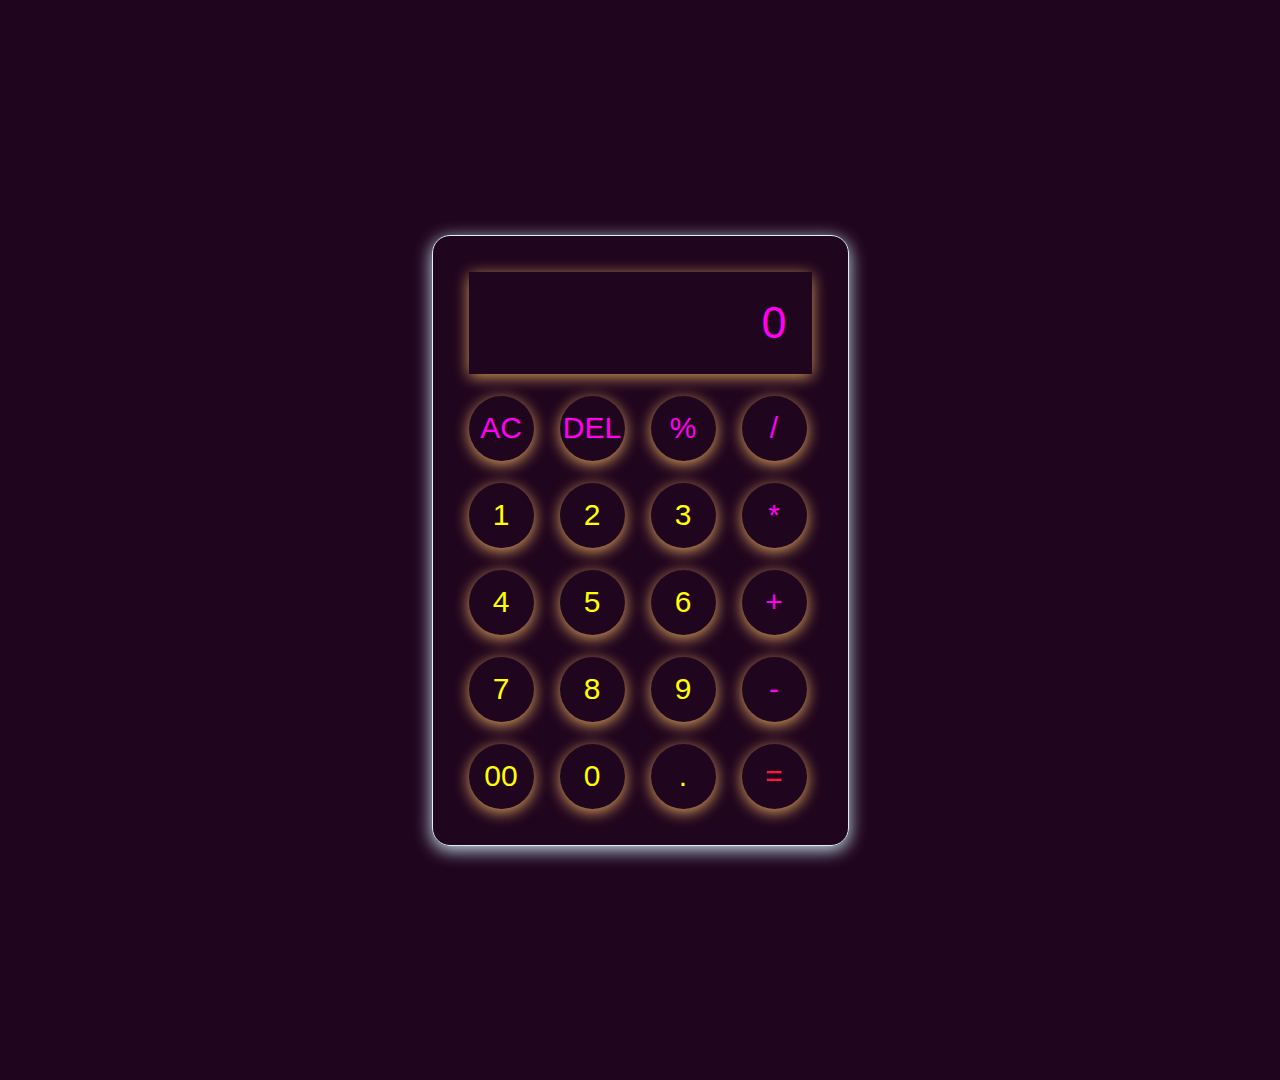
<file: index.html>
<!DOCTYPE html>
<html lang="en">
<head>
    <meta charset="UTF-8">
    <title>Calculator App</title>
    <link rel="stylesheet" href="style.css">
</head>
<body>
    <div class="calculator">
        <input type="text"placeholder="0" id="inputBox">
        <div>
            <button class="operator">AC</button>
            <button class="operator">DEL</button>
            <button class="operator">%</button>
            <button class="operator">/</button>
        </div>
          <div>
            <button>1</button>
            <button>2</button>
            <button>3</button>
            <button class="operator">*</button>
        </div>
          <div>
            <button>4</button>
            <button>5</button>
            <button>6</button>
            <button class="operator">+</button>
        </div>
          <div>
            <button>7</button>
            <button>8</button>
            <button>9</button>
            <button class="operator">-</button>
        </div>
        <div>
            <button>00</button>
            <button>0</button>
            <button>.</button>
            <button class="eql">=</button>
        </div>
        <script src="index.js"></script>
    </div>
</body>
</html>
</file>
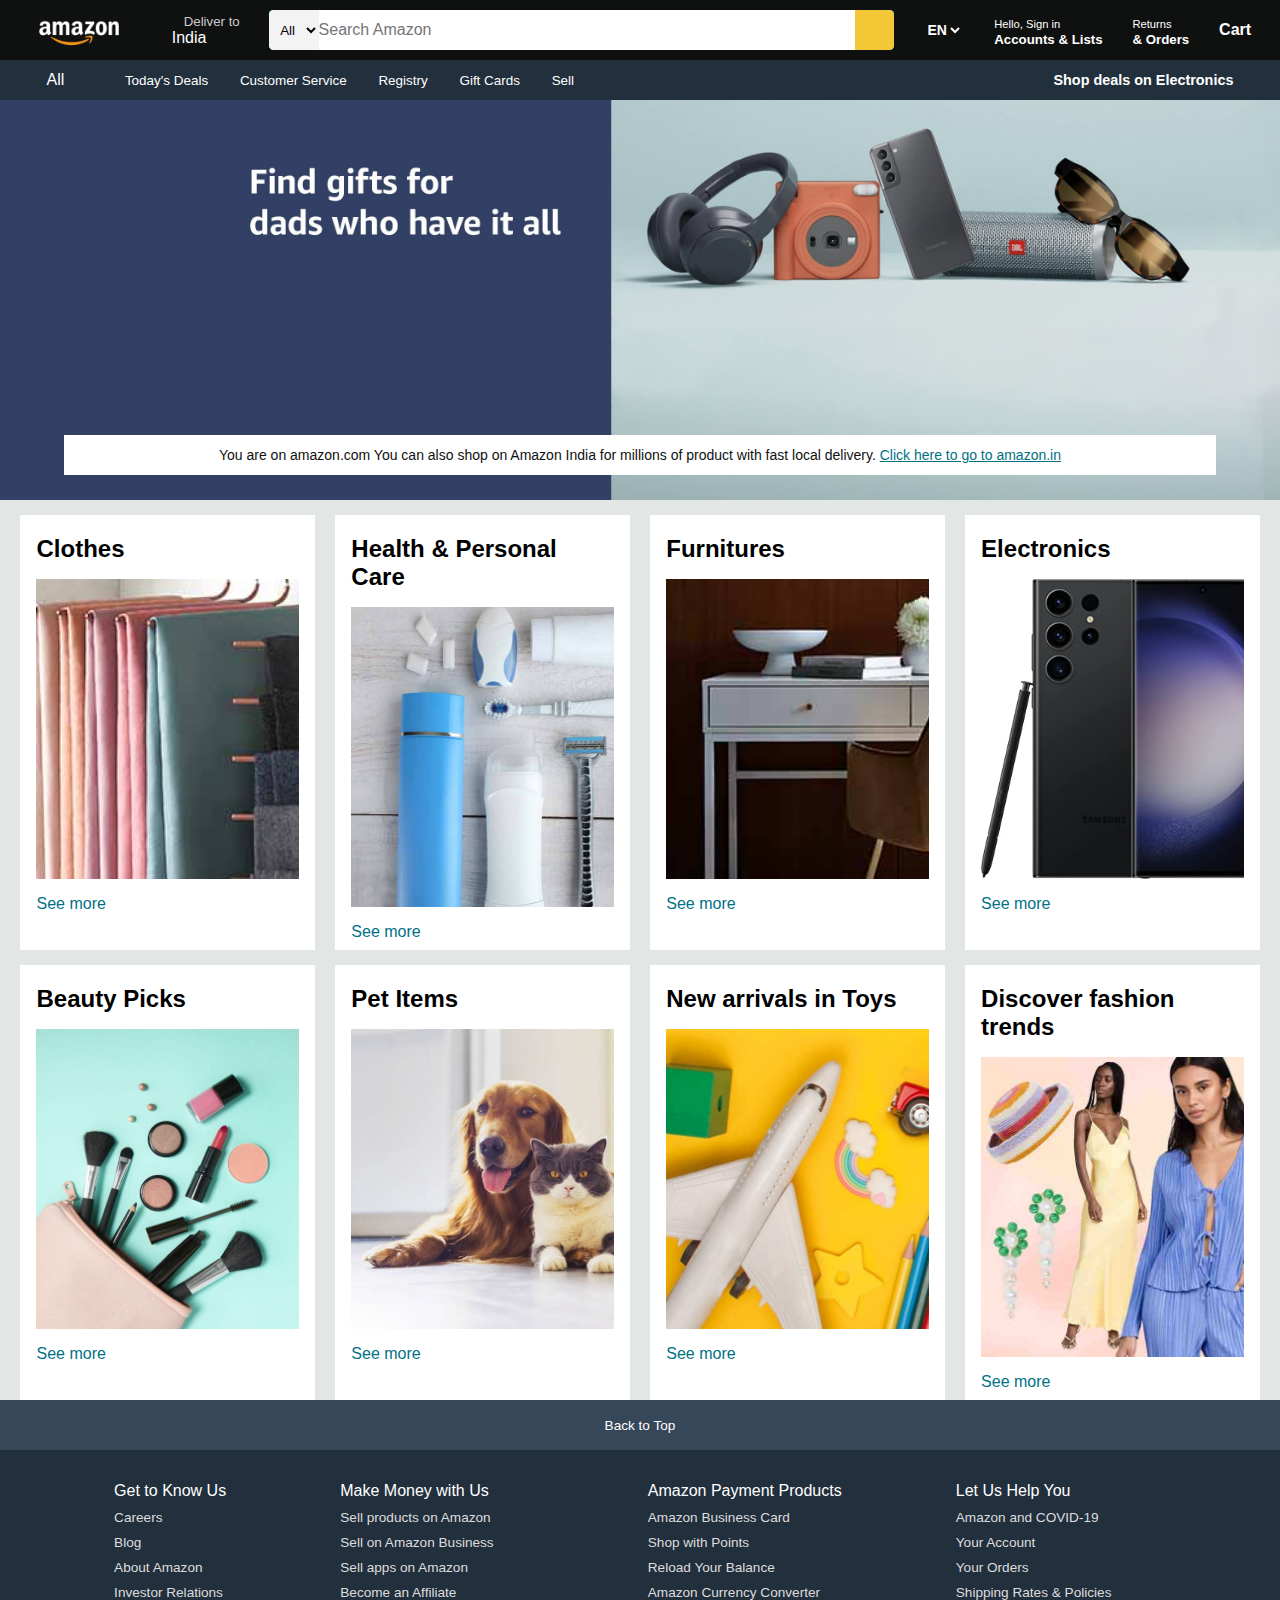
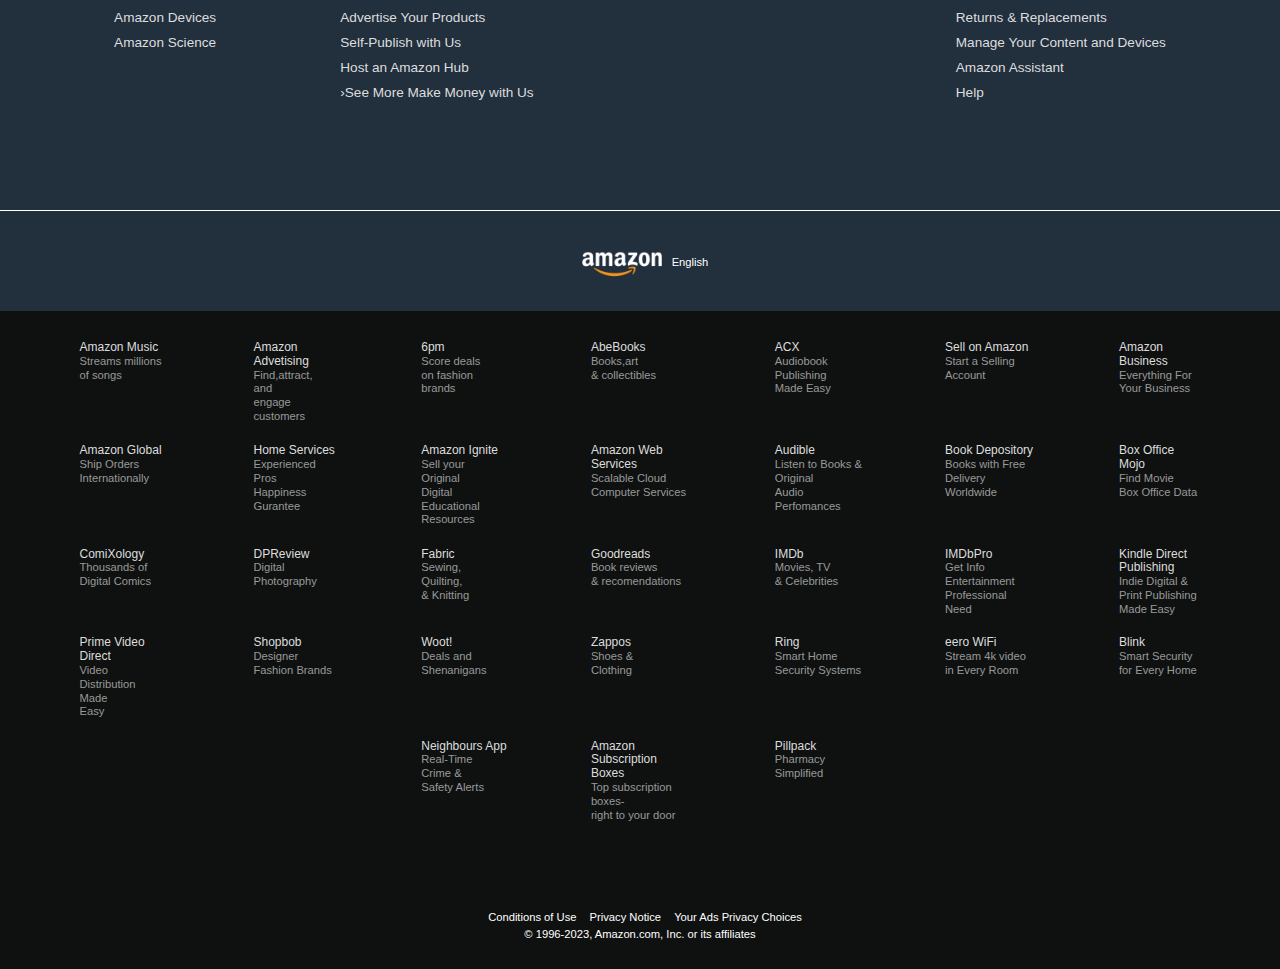
<file: Amazon clone/index.html>
<!DOCTYPE html>
<html lang="en">
  <head>
    <meta charset="UTF-8" />
    <meta name="viewport" content="width=device-width, initial-scale=1.0" />
    <title>Amazon</title>
    <!-- copy link of css from cdnjs to use font awesome -->
    <link
      rel="stylesheet"
      href="https://cdnjs.cloudflare.com/ajax/libs/font-awesome/6.4.0/css/all.min.css"
      integrity="sha512-iecdLmaskl7CVkqkXNQ/ZH/XLlvWZOJyj7Yy7tcenmpD1ypASozpmT/E0iPtmFIB46ZmdtAc9eNBvH0H/ZpiBw=="
      crossorigin="anonymous"
      referrerpolicy="no-referrer"
    />
    <!-- link style.css file -->
    <link rel="stylesheet" href="style.css" />
  </head>
  <body>
    <header>
      <!-- navbar -->
      <div class="navbar">
        <!-- nav-logo -->
        <div class="nav-logo border">
          <div class="logo"></div>
        </div>

        <!-- nav-address -->
        <div class="nav-address border">
          <p class="address-1">Deliver to</p>
          <div class="address-icon">
            <i class="fa-solid fa-location-dot" style="color: #ffffff"></i>
            <p class="address-2">India</p>
          </div>
        </div>

        <!-- nav-search -->
        <div class="nav-search">
          <select class="search-select">
            <option>All</option>
            <option value="">All Departments</option>
            <option value="">Arts & Crafts</option>
            <option value="">Automotive</option>
            <option value="">Baby</option>
            <option value="">Beauty & Personal Care</option>
            <option value="">Books</option>
            <option value="">Boy's Fashion</option>
            <option value="">Computers</option>
            <option value="">Deals</option>
            <option value="">Digital Music</option>
            <option value="">Electronics</option>
            <option value="">Girl's Fashion</option>
            <option value="">Health & Household</option>
            <option value="">Home & Kitchen</option>
            <option value="">Industrial & Scientific</option>
            <option value="">Kindle Store</option>
            <option value="">Luggage</option>
            <option value="">Men's Fashion</option>
            <option value="">Movies & TV</option>
            <option value="">Music, CD & Vinyl</option>
            <option value="">Pet Supplies</option>
            <option value="">Prime Video</option>
            <option value="">Software</option>
            <option value="">Sports & Outdoor</option>
            <option value="">Tools & Home Improvement</option>
            <option value="">Toys & Games</option>
            <option value="">Video Games</option>
            <option value="">Women's Fashion</option>
          </select>
          <input type="text" placeholder="Search Amazon" class="search-input" />
          <div class="search-icon">
            <!-- taking search icon from from font-awesome -->
            <i class="fa-solid fa-magnifying-glass"></i>
          </div>
        </div>
        <!-- nav-language -->
        <div class="nav-language border">
          <i class="fa-solid fa-globe"></i>
          <select class="language">
            <option>EN</option>
          </select>
        </div>
        <!-- nav-signin -->
        <div class="nav-signin border">
          <p><span>Hello, Sign in</span></p>
          <p class="nav-second">Accounts & Lists</p>
        </div>
        <!-- nav-return -->
        <div class="nav-return border">
          <p><span>Returns</span></p>
          <p class="nav-second">& Orders</p>
        </div>
        <!-- nav-cart -->
        <div class="nav-cart border">
          <i class="fa-solid fa-cart-shopping nav-button"></i>
          Cart
        </div>
      </div>
      <!-- ---------end of nav-bar div--------- -->
      <!-- panel -->

      <div class="panel">
        <div class="panel-all">
          <!-- menu icon -->
          <i class="fa-solid fa-bars"></i>
          All
        </div>
        <div class="panel-opt">
          <p >Today's Deals</p>
          <p>Customer Service</p>
          <p>Registry</p>
          <p>Gift Cards</p>
          <p>Sell</p>
        </div>
        <div class="panel-deals">Shop deals on Electronics</div>
      </div>
    </header>
    <!-- hero-section -->
    <div class="hero-section">
      <div class="hero-msg">
        <p>
          You are on amazon.com You can also shop on Amazon India for millions
          of product with fast local delivery.
          <a href="https://www.amazon.com/">Click here to go to amazon.in</a>
        </p>
      </div>
    </div>
    <!-- shop-section -->
    <div class="shop-section">
      <div class="box">
        <div class="box-content">
          <h2>Clothes</h2>
          <div
            class="box-img"
            style="background-image: url('box1_image.jpg')"
          ></div>
          <p>See more</p>
        </div>
      </div>
      <div class="box">
        <div class="box-content">
          <h2>Health & Personal Care</h2>
          <div
            class="box-img"
            style="background-image: url('box2_image.jpg')"
          ></div>
          <p>See more</p>
        </div>
      </div>
      <div class="box">
        <div class="box-content">
          <h2>Furnitures</h2>
          <div
            class="box-img"
            style="background-image: url('box3_image.jpg')"
          ></div>
          <p>See more</p>
        </div>
      </div>
      <div class="box">
        <div class="box-content">
          <h2>Electronics</h2>
          <div
            class="box-img"
            style="background-image: url('box4_image.jpg')"
          ></div>
          <p>See more</p>
        </div>
      </div>
      <div class="box">
        <div class="box-content">
          <h2>Beauty Picks</h2>
          <div
            class="box-img"
            style="background-image: url('box5_image.jpg')"
          ></div>
          <p>See more</p>
        </div>
      </div>
      <div class="box">
        <div class="box-content">
          <h2>Pet Items</h2>
          <div
            class="box-img"
            style="background-image: url('box6_image.jpg')"
          ></div>
          <p>See more</p>
        </div>
      </div>
      <div class="box">
        <div class="box-content">
          <h2>New arrivals in Toys</h2>
          <div
            class="box-img"
            style="background-image: url('box7_image.jpg')"
          ></div>
          <p>See more</p>
        </div>
      </div>
      <div class="box">
        <div class="box-content">
          <h2>Discover fashion trends</h2>
          <div
            class="box-img"
            style="background-image: url('box8_image.jpg')"
          ></div>
          <p>See more</p>
        </div>
      </div>
    </div>
    <footer>
      <div class="foot-panel1">Back to Top</div>
      <div class="foot-panel2">
        <ul>
          <p>Get to Know Us</p>
          <a>Careers</a>
          <a>Blog</a>
          <a>About Amazon</a>
          <a>Investor Relations</a>
          <a>Amazon Devices</a>
          <a>Amazon Science</a>
        </ul>
        <ul>
          <p>Make Money with Us</p>
          <a>Sell products on Amazon</a>
          <a>Sell on Amazon Business</a>
          <a>Sell apps on Amazon</a>
          <a>Become an Affiliate</a>
          <a>Advertise Your Products</a>
          <a>Self-Publish with Us</a>
          <a>Host an Amazon Hub</a>
          <a>›See More Make Money with Us</a>
        </ul>
        <ul>
          <p>Amazon Payment Products</p>
          <a>Amazon Business Card</a>
          <a>Shop with Points</a>
          <a>Reload Your Balance</a>
          <a>Amazon Currency Converter</a>
        </ul>
        <ul>
          <p>Let Us Help You</p>
          <a>Amazon and COVID-19</a>
          <a>Your Account</a>
          <a>Your Orders</a>
          <a>Shipping Rates & Policies</a>
          <a>Returns & Replacements</a>
          <a>Manage Your Content and Devices</a>
          <a>Amazon Assistant</a>
          <a>Help</a>
        </ul>
      </div>
      <div class="foot-panel3">
        <div class="logo"></div>
        <div class="language_foot-panel3">
          <a>
            <div><i class="fa-solid fa-globe"></i></div>
            <span >English</span
            ><span class="nav-arrow icp-up-down-arrow"></span>
          </a>
        </div>
      </div>

      <div class="foot-panel4">
        <table>
          <tbody>
            <!-- Row 1 of table -->
            <tr>
              <td class="navFooterDescItem">
                <a class="nav_a">Amazon Music</a>
                <br />
                <a>
                  <span class="navFooterDescText">
                    Streams millions
                    <br />
                    of songs
                  </span>
                </a>
              </td>
              <td class="navFooterDescSpacer" style="width: 3%"></td>
              <td class="navFooterDescItem">
                <a class="nav_a">
                  Amazon <br />
                  Advetising <br />
                  <span class="navFooterDescText">
                    Find,attract, <br />
                    and <br />
                    engage
                    <br />
                    customers
                  </span>
                </a>
              </td>
              <td class="navFooterDescSpacer" style="width: 3%"></td>
              <td class="navFooterDescItem">
                <a class="nav_a">
                  6pm <br />
                  <span class="navFooterDescText">
                    Score deals <br />
                    on fashion
                    <br />brands
                  </span>
                </a>
              </td>
              <td class="navFooterDescSpacer" style="width: 3%"></td>
              <td class="navFooterDescItem">
                <a class="nav_a">
                  AbeBooks <br />
                  <span class="navFooterDescText">
                    Books,art <br />
                    & collectibles
                  </span>
                </a>
              </td>
              <td class="navFooterDescSpacer" style="width: 3%"></td>
              <td class="navFooterDescItem">
                <a class="nav_a">
                  ACX <br />
                  <span class="navFooterDescText">
                    Audiobook <br />
                    Publishing <br />
                    Made Easy
                  </span>
                </a>
              </td>
              <td class="navFooterDescSpacer" style="width: 3%"></td>
              <td class="navFooterDescItem">
                <a class="nav_a">
                  Sell on Amazon <br />
                  <span class="navFooterDescText">
                    Start a Selling <br />
                    Account
                  </span>
                </a>
              </td>
              <td class="navFooterDescSpacer" style="width: 3%"></td>
              <td class="navFooterDescItem">
                <a class="nav_a">
                  Amazon Business <br />
                  <span class="navFooterDescText">
                    Everything For <br />
                    Your Business
                  </span>
                </a>
              </td>
            </tr>
            <!--  Row 1 of table is ended -->

            <!-- Row 2 of table  -->
            <tr class="space"></tr>
            <!-- Row 3 of table -->
            <tr>
              <td class="navFooterDescItem">
                <a class="nav_a">Amazon Global</a>
                <br />
                <a>
                  <span class="navFooterDescText">
                    Ship Orders <br />
                    Internationally
                  </span>
                </a>
              </td>
              <td class="navFooterDescSpacer" style="width: 3%"></td>
              <td class="navFooterDescItem">
                <a class="nav_a">
                  Home Services
                  <br />
                  <span class="navFooterDescText">
                    Experienced <br />
                    Pros <br />
                    Happiness <br />
                    Gurantee
                  </span>
                </a>
              </td>
              <td class="navFooterDescSpacer" style="width: 3%"></td>
              <td class="navFooterDescItem">
                <a class="nav_a">
                  Amazon Ignite <br />
                  <span class="navFooterDescText">
                    Sell your <br />
                    Original
                    <br />
                    Digital <br />
                    Educational <br />
                    Resources
                  </span>
                </a>
              </td>
              <td class="navFooterDescSpacer" style="width: 3%"></td>
              <td class="navFooterDescItem">
                <a class="nav_a">
                  Amazon Web Services <br />
                  <span class="navFooterDescText">
                    Scalable Cloud <br />
                    Computer Services
                  </span>
                </a>
              </td>
              <td class="navFooterDescSpacer" style="width: 3%"></td>
              <td class="navFooterDescItem">
                <a class="nav_a">
                  Audible <br />
                  <span class="navFooterDescText">
                    Listen to Books & <br />
                    Original <br />
                    Audio <br />
                    Perfomances
                  </span>
                </a>
              </td>
              <td class="navFooterDescSpacer" style="width: 3%"></td>
              <td class="navFooterDescItem">
                <a class="nav_a">
                  Book Depository <br />
                  <span class="navFooterDescText">
                    Books with Free <br />
                    Delivery <br />
                    Worldwide
                  </span>
                </a>
              </td>
              <td class="navFooterDescSpacer" style="width: 3%"></td>
              <td class="navFooterDescItem">
                <a class="nav_a">
                  Box Office Mojo <br />
                  <span class="navFooterDescText">
                    Find Movie <br />
                    Box Office Data
                  </span>
                </a>
              </td>
            </tr>
            <!-- row 3 ended -->
            <!-- row 4 of table -->
            <tr class="space"></tr>
            <!-- row 5 of table -->
            <tr>
              <td class="navFooterDescItem">
                <a class="nav_a">ComiXology</a>
                <br />
                <a>
                  <span class="navFooterDescText">
                    Thousands of
                    <br />
                    Digital Comics
                  </span>
                </a>
              </td>
              <td class="navFooterDescSpacer" style="width: 3%"></td>
              <td class="navFooterDescItem">
                <a class="nav_a">
                  DPReview <br />
                  <span class="navFooterDescText">
                    Digital <br />
                    Photography
                  </span>
                </a>
              </td>
              <td class="navFooterDescSpacer" style="width: 3%"></td>
              <td class="navFooterDescItem">
                <a class="nav_a">
                  Fabric <br />
                  <span class="navFooterDescText">
                    Sewing, <br />
                    Quilting, <br />
                    & Knitting
                  </span>
                </a>
              </td>
              <td class="navFooterDescSpacer" style="width: 3%"></td>
              <td class="navFooterDescItem">
                <a class="nav_a">
                  Goodreads <br />
                  <span class="navFooterDescText">
                    Book reviews <br />
                    & recomendations
                  </span>
                </a>
              </td>
              <td class="navFooterDescSpacer" style="width: 3%"></td>
              <td class="navFooterDescItem">
                <a class="nav_a">
                  IMDb <br />
                  <span class="navFooterDescText">
                    Movies, TV <br />
                    & Celebrities
                  </span>
                </a>
              </td>
              <td class="navFooterDescSpacer" style="width: 3%"></td>
              <td class="navFooterDescItem">
                <a class="nav_a">
                  IMDbPro <br />
                  <span class="navFooterDescText">
                    Get Info <br />
                    Entertainment <br />
                    Professional <br />
                    Need
                  </span>
                </a>
              </td>
              <td class="navFooterDescSpacer" style="width: 3%"></td>
              <td class="navFooterDescItem">
                <a class="nav_a">
                  Kindle Direct <br />
                  Publishing <br />
                  <span class="navFooterDescText">
                    Indie Digital & <br />
                    Print Publishing <br />
                    Made Easy
                  </span>
                </a>
              </td>
            </tr>
            <!-- row 5 of table is ended -->
            <!-- row 6 of table -->
            <tr class="space"></tr>
            <!-- row 7 of table -->
            <tr>
              <td class="navFooterDescItem">
                <a class="nav_a">Prime Video</a>
                <br />
                <a class="nav_a">Direct</a>
                <br />
                <a>
                  <span class="navFooterDescText">
                    Video
                    <br />
                    Distribution
                    <br />
                    Made
                    <br />Easy
                  </span>
                </a>
              </td>
              <td class="navFooterDescSpacer" style="width: 3%"></td>
              <td class="navFooterDescItem">
                <a class="nav_a">
                  Shopbob <br />
                  <span class="navFooterDescText">
                    Designer <br />
                    Fashion Brands
                  </span>
                </a>
              </td>
              <td class="navFooterDescSpacer" style="width: 3%"></td>
              <td class="navFooterDescItem">
                <a class="nav_a">
                  Woot! <br />
                  <span class="navFooterDescText">
                    Deals and <br />
                    Shenanigans
                  </span>
                </a>
              </td>
              <td class="navFooterDescSpacer" style="width: 3%"></td>
              <td class="navFooterDescItem">
                <a class="nav_a">
                  Zappos <br />
                  <span class="navFooterDescText">
                    Shoes & <br />
                    Clothing
                  </span>
                </a>
              </td>
              <td class="navFooterDescSpacer" style="width: 3%"></td>
              <td class="navFooterDescItem">
                <a class="nav_a">
                  Ring <br />
                  <span class="navFooterDescText">
                    Smart Home <br />
                    Security Systems
                  </span>
                </a>
              </td>
              <td class="navFooterDescSpacer" style="width: 3%"></td>
              <td class="navFooterDescItem">
                <a class="nav_a">
                  eero WiFi <br />
                  <span class="navFooterDescText">
                    Stream 4k video <br />
                    in Every Room
                  </span>
                </a>
              </td>
              <td class="navFooterDescSpacer" style="width: 3%"></td>
              <td class="navFooterDescItem">
                <a class="nav_a">
                  Blink <br />
                  <span class="navFooterDescText">
                    Smart Security <br />
                    for Every Home
                  </span>
                </a>
              </td>
            </tr>
            <!-- row 7 is ended -->
            <!-- row 8 of table  -->
            <tr class="space"></tr>
            <!-- row 9 of table -->
            <tr>
              <td class="navFooterDescItem">&nbsp;</td>
              <td class="navFooterDescSpacer" style="width: 3%"></td>
              <td class="navFooterDescItem">&nbsp;</td>
              <td class="navFooterDescSpacer" style="width: 3%"></td>
              <td class="navFooterDescItem">
                <a class="nav_a">
                  Neighbours App <br />
                  <span class="navFooterDescText">
                    Real-Time <br />
                    Crime & <br />
                    Safety Alerts
                  </span>
                </a>
              </td>
              <td class="navFooterDescSpacer" style="width: 3%"></td>
              <td class="navFooterDescItem">
                <a class="nav_a">
                  Amazon Subscription <br />
                  Boxes <br />
                  <span class="navFooterDescText">
                    Top subscription boxes- <br />
                    right to your door
                  </span>
                </a>
              </td>
              <td class="navFooterDescSpacer" style="width: 3%"></td>
              <td class="navFooterDescItem">
                <a class="nav_a">
                  Pillpack <br />
                  <span class="navFooterDescText">
                    Pharmacy <br />
                    Simplified
                  </span>
                </a>
              </td>
            </tr>
            <!-- row 10 of table -->
            <tr class="space"></tr>
          </tbody>
        </table>
      </div>
      <div class="foot-panel5">
        <div class="pages">
          <a>Conditions of Use</a>
          <a>Privacy Notice</a>
          <a>Your Ads Privacy Choices</a>
        </div>
        <div class="copyright">
          © 1996-2023, Amazon.com, Inc. or its affiliates
        </div>
      </div>
    </footer>
  </body>
</html>
</file>
<file: style.css>
*{
    margin: 0;
    padding:0;
    box-sizing:border-box;
}

body{
    width: 100%;
    height: 120vh;
    display:flex;
    justify-content:center;
    align-items:center;
    background:#20051e;
}
.calculator{
    border:1px solid#eafffff0;
    padding:25px;
    border-radius: 18px;
    border-shadow:0px ;
    background: transparent;
    box-shadow:0px 4px 17px #d5f4fff0;
}

input{
    width: 343px;
    border:none;
    padding:25px;
    margin:11px;
    font-size:45px;
    text-align:right;
    cursor:pointer;
    background: transparent;
    box-shadow:0.1px 3.4px 15px #dfa65dfd;
    color:#ff00f1;
}
input::placeholder{
    color:#ff00f1;
}
button{border:none;
height: 65px;
width: 65px;
margin:11px;
border-radius:50%;
font-size:30px;
   background: transparent ;
   color:yellow;
   box-shadow:0.1px 3.4px 15px #dfa65dfd;
   cursor :pointer;
}
.eql{
    color:#ff153f;
}
.operator{
    color:#ff00f1;
}
</file>
<file: Amazon clone/style.css>
* {
    margin: 0;
    padding: 0;
    border: border-box;
    font-family: Arial, Helvetica, sans-serif;
}

.navbar {
    height: 60px;
    background-color: #0f1111;
    color: white;
    /* display flex helps here to locate all items in the row of nav bar  if  it is contained in 
    the same div*/
    display: flex;
    /* to align all items in the center verically */
    align-items: center;
    justify-content: space-evenly;
}

.nav-logo {
    height: 50px;
    width: 110px;
    cursor: pointer;
}

.logo {
    height: 50px;
    width: 100%;
    background-image: url("amazon_logo.png");
    background-size: cover;
}

/*border class is created to show white border on the box while hovering  */
.border {
    border: 1.3px solid transparent;
}

.border:hover {
    border: 1.3px solid white;
}

/* box 2 */
.address-1 {
    color: #CCCCCC;
    /* rem is used instead of pixel to website more responsive */
    font-size: 0.83rem;
    margin-left: 15px;
    cursor: pointer;
}

.address-2 {
    font-size: 1rem;
    margin-left: 3px;
    cursor: pointer;
}

.address-icon {
    /* flex helps to put data in same line having common div */
    display: flex;
    align-items: center;
    cursor: pointer;
}

/* Box 3 */
.nav-search {
    display: flex;
    /* space-evenly distributes the space between items evenly. */
    justify-content: space-evenly;
    width: 625px;
    height: 40px;
    background-color: aqua;
    border-radius: 4.5px;
}

.nav-search:hover {
    border: 2px solid orange;
}

.search-select {
    width: 50px;
    background-color: #f3f3f3;
    text-align: center;
    border-top-left-radius: 4.5px;
    border-bottom-left-radius: 4.5px;
    border: none;
    cursor: pointer;
}

.search-input {
    /* width: 100% means occupy remaining area */
    width: 100%;
    /* to increase the default font-size */
    font-size: 1rem;
    border: none;
}

.search-icon {
    width: 45px;
    display: flex;
    /* vertical centering the icon */
    justify-content: center;
    /* horiOntally centering the icon */
    align-items: center;
    font-size: 1.2 rem;
    background-color: hsl(46, 89%, 58%);
    border-top-right-radius: 4.5px;
    border-bottom-right-radius: 4.5px;
    color: #0f1111;
    cursor: pointer;
}

/* language */
.language {
    font-size: 14px;
    line-height: 15px;
    font-weight: 700;
    position: static;
    float: none;
    box-align: center;
    box-sizing: border-box;
    text-size-adjust: 100%;
    cursor: pointer;
    background-color: #0f1111;
    color: white;
   border-color: #0f1111;
}

/* Box 4 */
span {
    font-size: 0.7rem;
    cursor:pointer;
}

.nav-second {
    font-size: 0.83rem;
    font-weight: 700;
    cursor: pointer;
}

/*Box 5  */
.nav-cart i {
    font-size: 30px;
}

.nav-cart {
    font-size: .83 rem;
    font-weight: 700;
    cursor: pointer;
}

.nav-button{
    transform: scale(.9);
    box-align: center;
    display:flex;
    box-sizing: border-box;
    margin: 0;
    padding: 0;
}

/* ---Panel----- */
.panel{
    height: 40px;
    background-color: #222f3d;
    display: flex;
    color: white;
    align-items: center;
    justify-content: space-evenly;
}
.panel-opt p{
    /* to make all the paragraph on the single line of .panel-opt,display:inline is used */
    display:inline;
    margin: 14px;
}
.panel-opt{
    width: 70%;
    
}
.panel-opt{
    font-size: 0.84rem;
}
.panel-deals{
    font-size: .9rem;
    font-weight: 700;
}
/* ------End of panel section--------- */

/* hero-section */
.hero-section{
    height: 400px;
    background-image:url("hero_image\ \(1\).jpg");
    background-size: cover;
    display: flex;
   justify-content: center;
   align-items: flex-end;
}

.hero-msg{
    background-color: white;
    color: #0f1111;
    display: flex;
    align-items: center;
    justify-content: center;
    font-size: 14px;
    height:40px ;
    width: 90%;
    margin-bottom: 25px;
}
.hero-msg a{
    color: #007185;
}
/* End of hero-section */
.shop-section{
    display: flex; 
    flex-wrap: wrap;
    justify-content: space-evenly;
    background-color:#e2e7e6 ;
}
.box{
    /* border: 2px solid black; */
    height: 400px;
    width: 23%;
    background-color: white;
    padding: 20px 0px 15px;
    margin-top: 15px;
}
.box-content{
    margin:0px 1rem 0px 1rem;
}
.box-content p{
    color: #007185;
}
.box-img{
    height: 300px;
    background-size: cover;
    margin:1rem 0 1rem 0;

}

/* footer */
.footer{
    margin-top: 1rem;
}
.foot-panel1{
    background-color: #37475a;
    color: white;
    height: 50px;
    display: flex;
    justify-content: center;
    align-items: center;
    font-size: 0.85rem;
}

.foot-panel2{
    background-color: #222f3d;
    color: white;
    height: 360px;
    /* for horizontal compostion */
    display: flex;
    justify-content: space-evenly;
    
}

.foot-panel2 ul{
    margin-top: 2rem;
}

.foot-panel2 ul a{
    /* for vertical composition */
    display: block;
    font-size: 0.85rem;
    margin-top: 10px;
    color: #dddddd;
}

.foot-panel3{
    background-color: #222f3d;
    border-top: 0.4px solid white;
    height: 100px;
    display: flex;
    justify-content: center;
    align-items: center;
}

.logo{
    background-image: url("amazon_logo.png");
    background-size: cover;
    height: 50px;
    width: 100px;
   
}
.language_foot-panel3{
    color: white;
    display: flex;
}

.foot-panel4{
    background-color: #0f1111;
    height: 520px;   
    padding: 30px 0 30px 0;
    display: flex;
    justify-content: space-evenly;
}
table {
    
    margin-bottom: 18px;
    border-collapse: collapse;
    width: 1139px;
    white-space: normal;
   
}
.navFooterDescItem {
    font-size: 12px!important;
    padding: 0 .75em;
    padding-top: 0px;
    padding-right: 0.75em;
    padding-bottom: 0px;
    padding-left: 0.75em;
    vertical-align: top;
    text-align: left;
    line-height: 115%;
    width: 3%;
}
.nav_a{
    color: #dddddd;
}
.navFooterDescText{
    color:#999;
}
.navFooterDescSpacer {
    padding: 0;
}
.space{
  height: 15.6px;
}

.foot-panel5{
    background-color: #0f1111;
    height: 78px;
    color: white;
    font-size: 0.7rem;
    text-align: center;
}

.pages{
    padding-top: 20px;
    
}
.pages a{
    padding-left: 10px;
}
.copyright{
    padding-top: 5px;   
}
</file>
